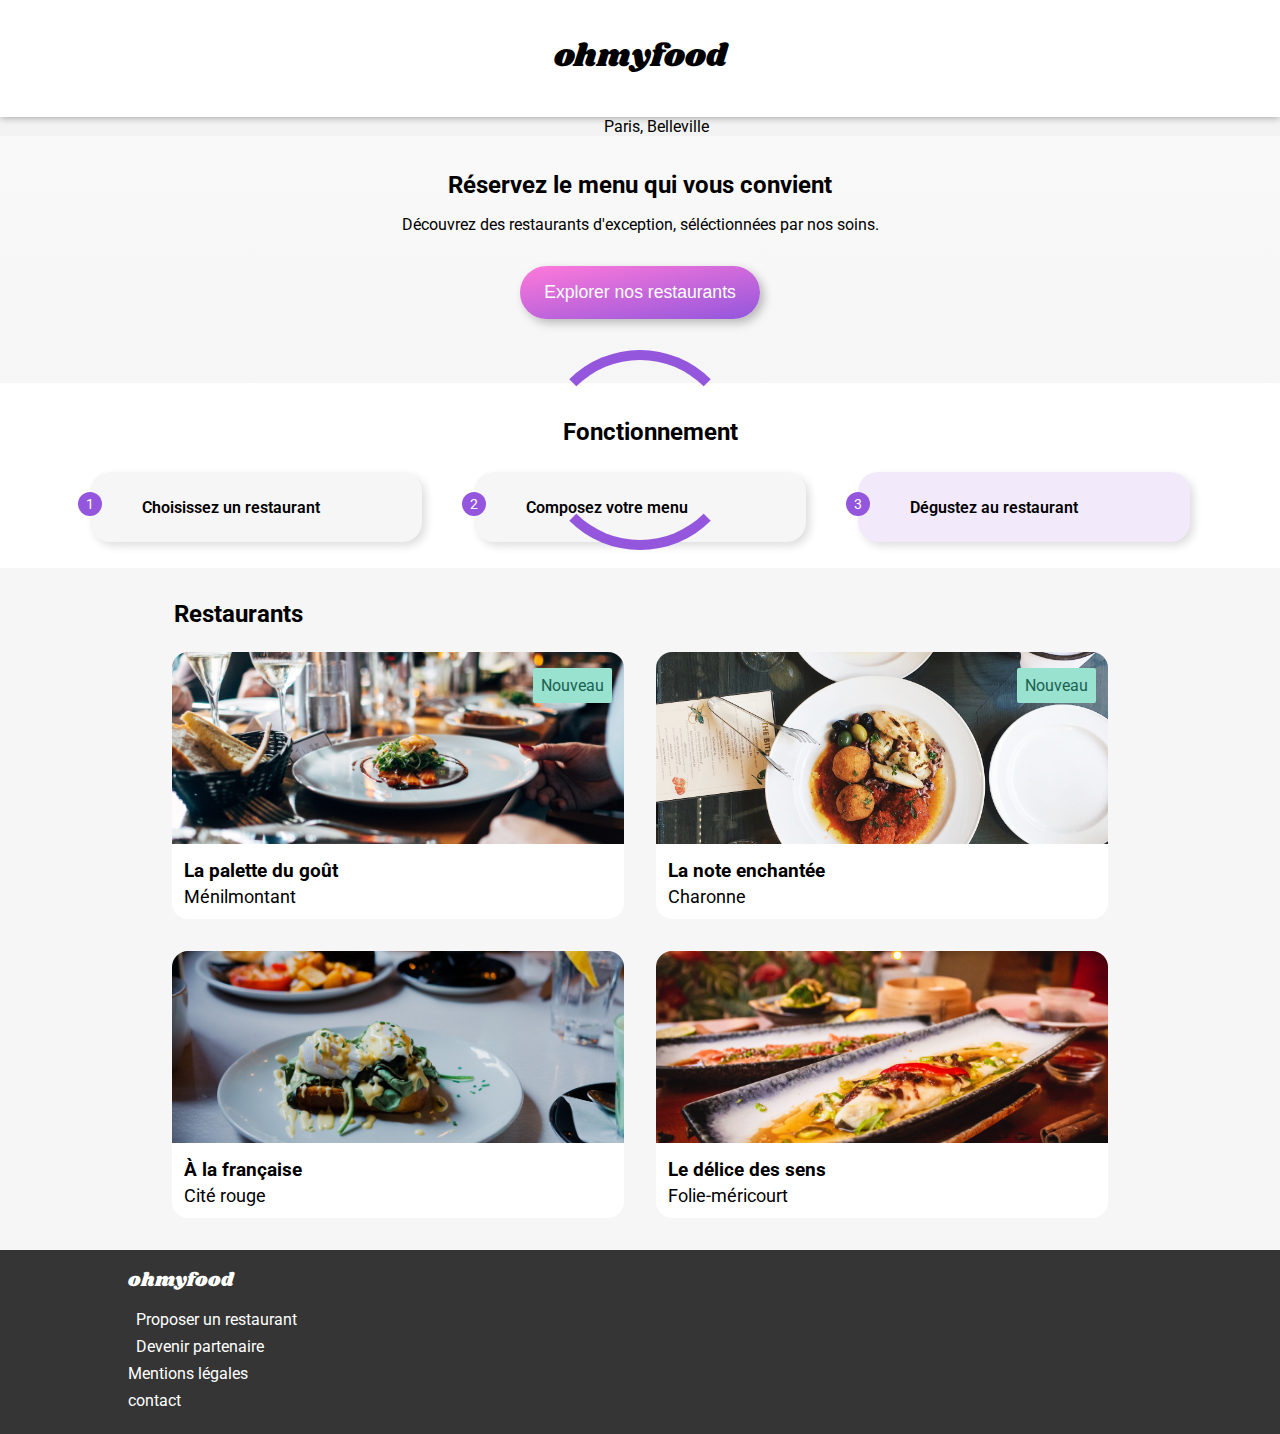
<file: index.html>
<!DOCTYPE html>
<html lang="en">
<head>
<meta charset="utf-8">
<title>Ohmyfood</title>
<link rel="preconnect" href="https://fonts.googleapis.com">
<link rel="preconnect" href="https://fonts.gstatic.com" crossorigin>
<link href="https://fonts.googleapis.com/css2?family=Roboto:wght@300;400;500;700;900&display=swap" rel="stylesheet">
<link href="https://fonts.googleapis.com/css2?family=Shrikhand&display=swap" rel="stylesheet">
<link rel="stylesheet" href="https://cdnjs.cloudflare.com/ajax/libs/font-awesome/6.1.1/css/all.min.css" integrity="sha512-KfkfwYDsLkIlwQp6LFnl8zNdLGxu9YAA1QvwINks4PhcElQSvqcyVLLD9aMhXd13uQjoXtEKNosOWaZqXgel0g==" crossorigin="anonymous" referrerpolicy="no-referrer" />
<link rel="stylesheet" href="./styles/style.css">
<meta name="viewport" content="width=device-width, initial-scale=1">
</head>

<body>
<!--Spinner loading-->
  <div class="spinner">
  <div></div>
  <div></div>
  </div>
<!--Header-->
  <header>
    <div class="header">
      <h1>ohmyfood</h1>
    </div>
  </header>
<!--Main-->
  <main>
    <div class="location">
      <div class="location_dot">
        <i class="fa-solid fa-location-dot"></i>
      </div>
      <div class="location_txt">
        <p>Paris, Belleville</p>
      </div>
    </div>
<!--Hero-->
    <div class="hero_container">
      <div class="hero_title">
        <h2>Réservez le menu qui vous convient</h2>
      </div>
      <div class="hero_txt">
        <p>Découvrez des restaurants d'exception, séléctionnées par nos soins.</p>
      </div>
      <div>
        <button class="btn hero_btn">Explorer nos restaurants</button>
      </div>
     </div>
        
<!--Steps-->
<h2 class="steps_title">Fonctionnement</h2>
  <div class="steps">
    <div class="steps_btn steps_btn1">
      <p class="number">1</p>
      <div class="steps_txt">
      <i class="fa-solid fa-mobile-screen steps-icon steps-icon1"></i>
      Choisissez un restaurant</div>
      </div>
    <div class="steps_btn steps_btn2">
      <p class="number">2</p>
      <div class="steps_txt">
        <i class="fa-solid fa-list-ul steps-icon steps-icon2"></i>
        Composez votre menu</div>
    </div>
    <div class="steps_btn steps_btn3">
      <p class="number">3</p>
      <div class="steps_txt">
        <i class="fa-solid fa-store steps-icon steps-icon3"></i>
        Dégustez au restaurant</div>
    </div>
  </div>
<!--restaurants-->
  <section class="restaurants">
    <div class="container">
      <h2 class="restaurants_title">Restaurants</h2>
      <div class="cards">
        <a class="card" href="menu-1.html">
          <img src="./Maquettes_Ohmyfood/images/restaurants/jay-wennington-N_Y88TWmGwA-unsplash.jpg" alt="" class="card_img"> 
          <p class="card_new">Nouveau</p>
          <div class="card_info">
            <h3 class="restaurant_name">La palette du goût</h3>  
              <i class="far fa-heart like"></i>
              <i class="fa-solid fa-heart second-like"></i>
            <p class="restaurant_location">Ménilmontant</p>
         
          </div>
        </a>
        <a class="card" href="menu-2.html">      
          <img src="./Maquettes_Ohmyfood/images/restaurants/stil-u2Lp8tXIcjw-unsplash.jpg" alt="" class="card_img">
          <p class="card_new">Nouveau</p>         
          <div class="card_info">
            <h3 class="restaurant_name">La note enchantée</h3>
            <p class="restaurant_location">Charonne</p>
              <i class="far fa-heart like"></i>
              <i class="fa-solid fa-heart second-like"></i>
          </div>
        </a>
        <a class="card" href="menu-3.html"> 
          <img src="./Maquettes_Ohmyfood/images/restaurants/toa-heftiba-DQKerTsQwi0-unsplash.jpg" alt="" class="card_img">       
          <div class="card_info">
            <h3 class="restaurant_name">À la française</h3>
            <p class="restaurant_location">Cité rouge</p>
              <i class="far fa-heart like"></i>
              <i class="fa-solid fa-heart second-like"></i>
          </div>
        </a>
        <a class="card" href="menu-4.html">        
          <img src="./Maquettes_Ohmyfood/images/restaurants/louis-hansel-shotsoflouis-qNBGVyOCY8Q-unsplash.jpg" alt="" class="card_img">   
            <div class="card_info">
            <h3 class="restaurant_name">Le délice des sens</h3>
            <p class="restaurant_location">Folie-méricourt</p>
              <i class="far fa-heart like"></i>
              <i class="fa-solid fa-heart second-like"></i>
           </div>       
          </a>
        </div>
      </div>
    </section>
  </main>
<!--Footer-->
  <footer class="footer">
    <div class="footer_container">
      <span class="footer_logo">ohmyfood</span>
      <ul class="footer_list">
        <li>
          <a class="footer_link" href="#"><i class="fa-solid fa-utensils footer_icon"></i>Proposer un restaurant</a>
        </li>
        <li>
          <a class="footer_link" href="#"><i class="fa-solid fa-handshake-angle footer_icon"></i>Devenir partenaire</a>
        </li>
        <li>
          <a class="footer_link" href="#">Mentions légales</a>
        </li>
        <li>
          <a class="footer_link" href="mailto:contact@ohmyfood.com">contact</a>
        </li>
      </ul>
    </div>
  </footer>
</body>

</html>
</file>
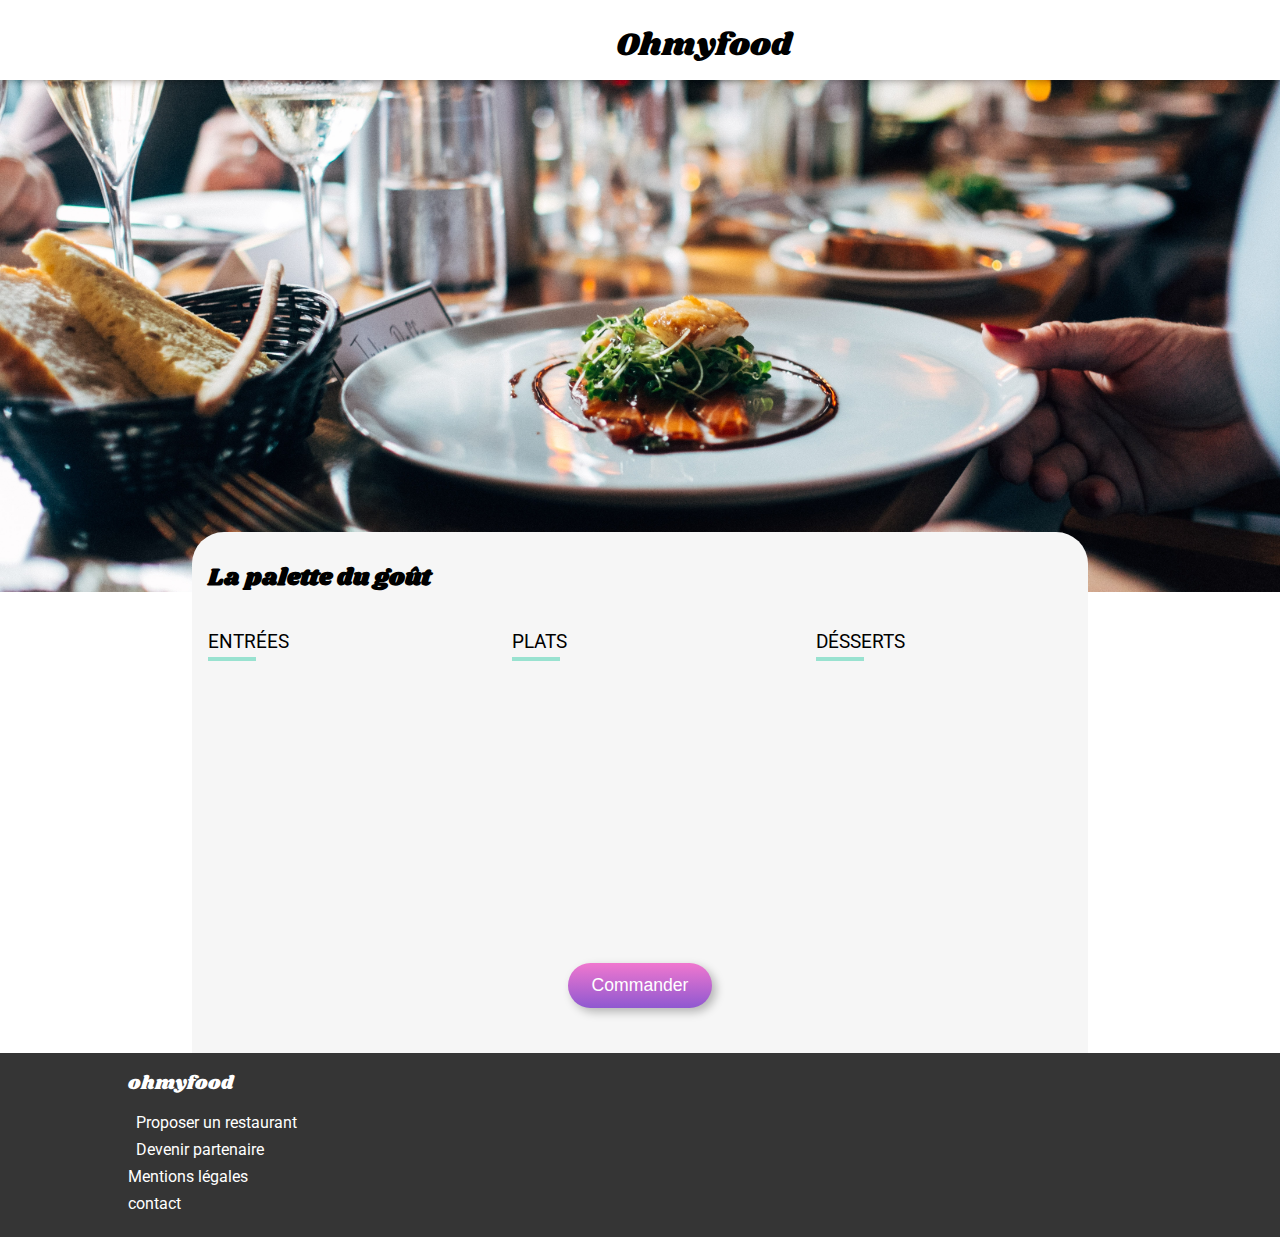
<file: menu-1.html>
<!DOCTYPE html>
<html lang="en">
<head>
<title>Ohmyfood</title>
<link rel="preconnect" href="https://fonts.googleapis.com">
<link rel="preconnect" href="https://fonts.gstatic.com" crossorigin>
<link href="https://fonts.googleapis.com/css2?family=Roboto:wght@300;400;500;700;900&display=swap" rel="stylesheet">
<link href="https://fonts.googleapis.com/css2?family=Shrikhand&display=swap" rel="stylesheet">
<link rel="stylesheet" href="https://cdnjs.cloudflare.com/ajax/libs/font-awesome/6.1.1/css/all.min.css" integrity="sha512-KfkfwYDsLkIlwQp6LFnl8zNdLGxu9YAA1QvwINks4PhcElQSvqcyVLLD9aMhXd13uQjoXtEKNosOWaZqXgel0g==" crossorigin="anonymous" referrerpolicy="no-referrer" />
<link rel="stylesheet" href="./styles/style.css">
<meta name="viewport" content="width=device-width, initial-scale=1">
</head>

<body>
  <header class="menu__header">
      <div class="get-back">
      <a href="index.html" class="get-back">
        <i class="fa-solid fa-arrow-left"></i>
      </a>
      </div>
      <h1>Ohmyfood</h1>
  </header>
    <img src="./Maquettes_Ohmyfood/images/restaurants/jay-wennington-N_Y88TWmGwA-unsplash.jpg" alt="image d'un plat du restaurant" class="bg__image">
  <div id="content" class="menu">
        
    <section class="menu__header">
        <h2>La palette du goût</h2>
        <i class="far fa-heart like menu-like"></i>
        <i class="fa-solid fa-heart second-like menu-like"></i>
    </section>

    <div class="menu__cards">
        <section class="menu__card">
            <h3>Entrées</h3>

            <div class="menu__item delay-0">
                <div class="menu__item--text">
                    <h4>Fricassée d'escargot</h4>
                    <p>Au piment d'espelette</p>
                </div>

                <div class="menu__item--price">
                    25€
                </div>

                <div class="menu__item--validation">
                    <div class="menu__item--icon">
                        <i class="fas fa-check"></i>
                    </div>
                </div>
            </div>
            
            <div class="menu__item delay-1">
                <div class="menu__item--text">
                    <h4>Foie gras de canard mi-cuit</h4>
                    <p>Et ses copeaux de truffe noire</p>
                </div>

                <div class="menu__item--price">
                    35€
                </div>

                <div class="menu__item--validation">
                    <div class="menu__item--icon">
                        <i class="fas fa-check"></i>
                    </div>
                </div>
            </div>

            <div class="menu__item delay-2">
                <div class="menu__item--text">
                    <h4>Oeuf au plat</h4>
                    <p>Assaisonné à la truffe sur lit de caviar</p>
                </div>

                <div class="menu__item--price">
                    20€
                </div>

                <div class="menu__item--validation">
                    <div class="menu__item--icon">
                        <i class="fas fa-check"></i>
                    </div>
                </div>
            </div>

        </section>

        <section class="menu__card">
            <h3>Plats</h3>

            <div class="menu__item delay-3">
                <div class="menu__item--text">
                    <h4>Filet de boeuf aux herbes</h4>
                    <p>Accompagné de sa ribambelle de légumes</p>
                </div>

                <div class="menu__item--price">
                    40€
                </div>

                <div class="menu__item--validation">
                    <div class="menu__item--icon">
                        <i class="fas fa-check"></i>
                    </div>
                </div>
            </div>

            <div class="menu__item delay-4">
                <div class="menu__item--text">
                    <h4>Parmentier de queue de boeuf</h4>
                    <p>À la truffe noire sur sa purée de panais</p>
                </div>

                <div class="menu__item--price">
                    35€
                </div>

                <div class="menu__item--validation">
                    <div class="menu__item--icon">
                        <i class="fas fa-check"></i>
                    </div>
                </div>
            </div>
            <div class="menu__item delay-5">
                <div class="menu__item--text">
                    <h4>Filet de turbot</h4>
                    <p>Aux agrumes</p>
                </div>

                <div class="menu__item--price">
                    44€
                </div>

                <div class="menu__item--validation">
                    <div class="menu__item--icon">
                        <i class="fas fa-check"></i>
                    </div>
                </div>
            </div>
        </section>

        <section class="menu__card">
            <h3>Désserts</h3>

            <div class="menu__item delay-6">
                <div class="menu__item--text">
                    <h4>Paris-Brest</h4>
                    <p>Revisité</p>
                </div>

                <div class="menu__item--price">
                    18€
                </div>

                <div class="menu__item--validation">
                    <div class="menu__item--icon">
                        <i class="fas fa-check"></i>
                    </div>
                </div>
            </div>

            <div class="menu__item delay-7">
                <div class="menu__item--text">
                    <h4>Macaron au chocolat d'exception</h4>
                    <p>Et glace à la vanille de Madagascar</p>
                </div>

                <div class="menu__item--price">
                    22€
                </div>

                <div class="menu__item--validation">
                    <div class="menu__item--icon">
                        <i class="fas fa-check"></i>
                    </div>
                </div>
            </div>

            <div class="menu__item delay-8">
                <div class="menu__item--text">
                    <h4>Mousse au chocolat</h4>
                    <p>Au piment d'Espelette et à la truffe noire</p>
                </div>

                <div class="menu__item--price">
                    23€
                </div>

                <div class="menu__item--validation">
                    <div class="menu__item--icon">
                        <i class="fas fa-check"></i>
                    </div>
                </div>
            </div>
        </section>
    </div>
    <div class="btn_ordered_container">
      <button class="btn btn_ordered ">Commander</button>
    </div>
    
    
</div>

<footer class="footer">
    <div class="footer_container">
      <span class="footer_logo">ohmyfood</span>
      <ul class="footer_list">
        <li>
          <a class="footer_link" href="#"><i class="fa-solid fa-utensils footer_icon"></i>Proposer un restaurant</a>
        </li>
        <li>
          <a class="footer_link" href="#"><i class="fa-solid fa-handshake-angle footer_icon"></i>Devenir partenaire</a>
        </li>
        <li>
          <a class="footer_link" href="#">Mentions légales</a>
        </li>
        <li>
          <a class="footer_link" href="mailto:contact@ohmyfood.com">contact</a>
        </li>
      </ul>
    </div>
  </footer>
</body>

</html>
</file>
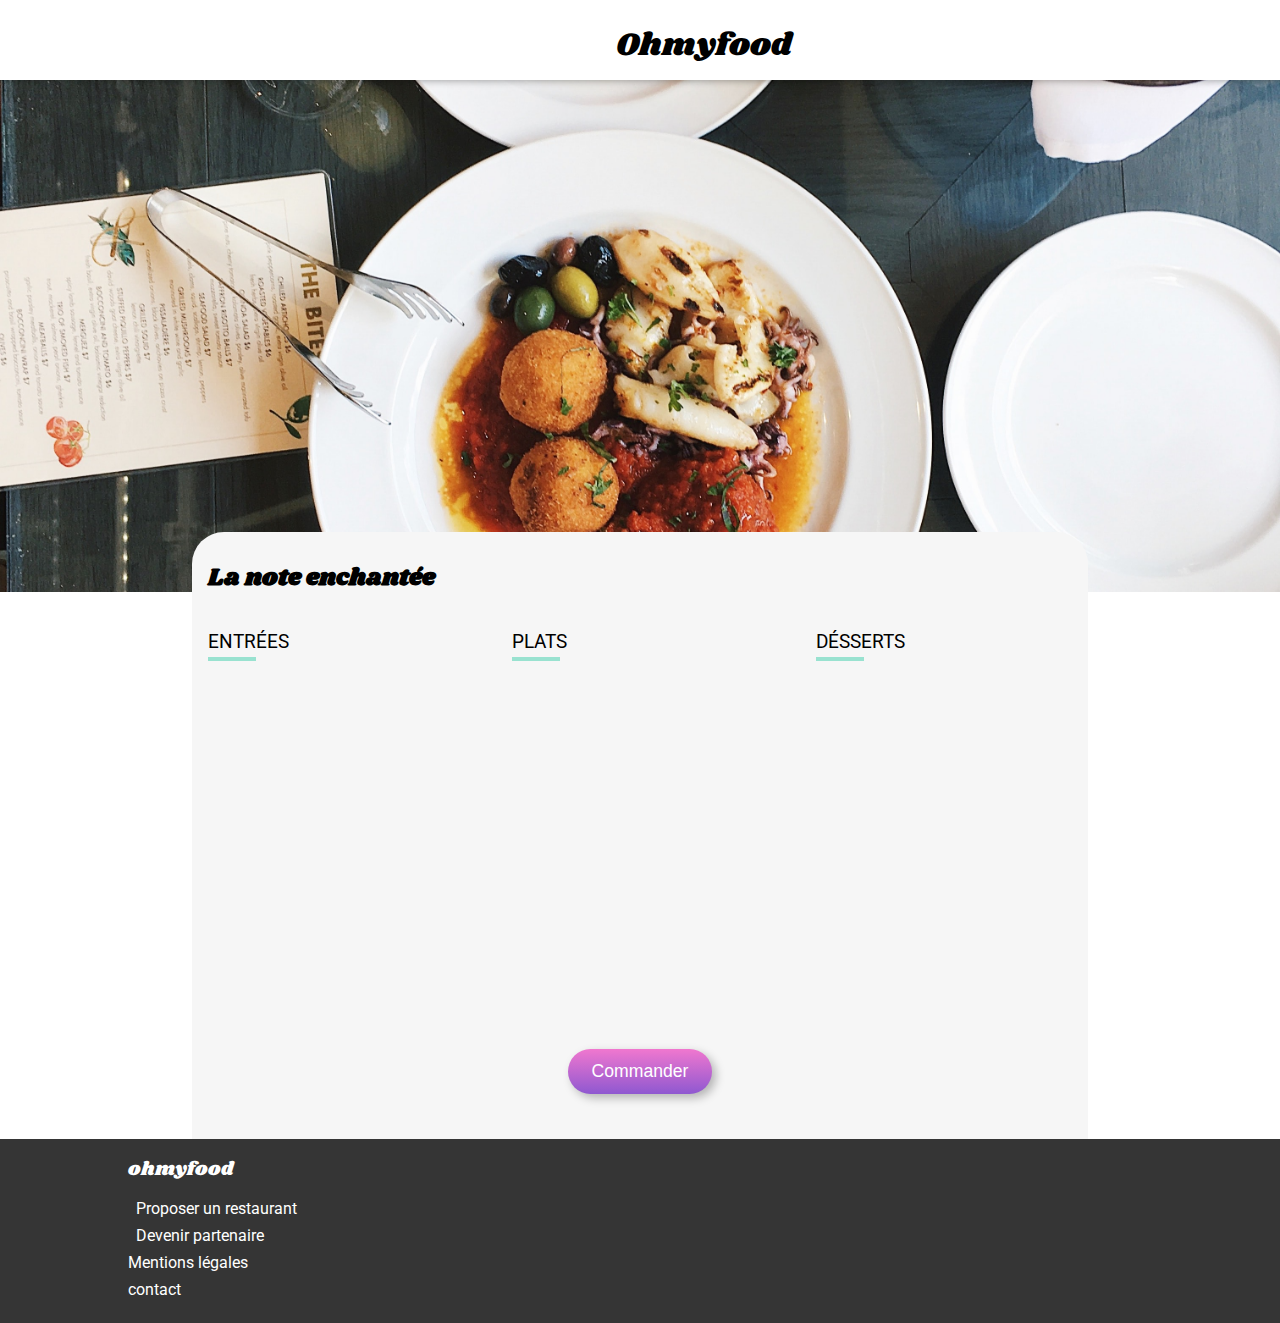
<file: menu-2.html>
<!DOCTYPE html>
<html lang="en">
<head>
<title>Ohmyfood</title>
<link rel="preconnect" href="https://fonts.googleapis.com">
<link rel="preconnect" href="https://fonts.gstatic.com" crossorigin>
<link href="https://fonts.googleapis.com/css2?family=Roboto:wght@300;400;500;700;900&display=swap" rel="stylesheet">
<link href="https://fonts.googleapis.com/css2?family=Shrikhand&display=swap" rel="stylesheet">
<link rel="stylesheet" href="https://cdnjs.cloudflare.com/ajax/libs/font-awesome/6.1.1/css/all.min.css" integrity="sha512-KfkfwYDsLkIlwQp6LFnl8zNdLGxu9YAA1QvwINks4PhcElQSvqcyVLLD9aMhXd13uQjoXtEKNosOWaZqXgel0g==" crossorigin="anonymous" referrerpolicy="no-referrer" />
<link rel="stylesheet" href="./styles/style.css">
<meta name="viewport" content="width=device-width, initial-scale=1">
</head>

<body>
  <header class="menu__header">
      <div class="get-back">
      <a href="index.html" class="get-back">
        <i class="fa-solid fa-arrow-left"></i>
      </a>
      </div>
      <h1>Ohmyfood</h1>
  </header>
    <img src="./Maquettes_Ohmyfood/images/restaurants/stil-u2Lp8tXIcjw-unsplash.jpg" alt="image d'un plat du restaurant" class="bg__image">
  <div id="content" class="menu">
        
    <section class="menu__header">
        <h2>La note enchantée</h2>
        <i class="far fa-heart like menu-like"></i>
        <i class="fa-solid fa-heart second-like menu-like"></i>
    </section>

    <div class="menu__cards">
        <section class="menu__card">
            <h3>Entrées</h3>

            <div class="menu__item delay-0">
                <div class="menu__item--text">
                    <h4>Ravioles de foie gras</h4>
                    <p>Accompagnées de leur crème à la truffe</p>
                </div>
                <div class="menu__item--price">
                    25€
                </div>
                <div class="menu__item--validation">
                    <div class="menu__item--icon">
                        <i class="fas fa-check"></i>
                    </div>
                </div>
            </div>           
            <div class="menu__item delay-1">
                <div class="menu__item--text">
                    <h4>Caviar osciètre</h4>
                    <p>Sur blini à la farine de blé noir</p>
                </div>
                <div class="menu__item--price">
                    35€
                </div>
                <div class="menu__item--validation">
                    <div class="menu__item--icon">
                        <i class="fas fa-check"></i>
                    </div>
                </div>
            </div>
            <div class="menu__item delay-2">
                <div class="menu__item--text">
                    <h4>Homard et espuma de potiron</h4>
                    <p>Mariné aux zests d'orange</p>
                </div>
                <div class="menu__item--price">
                    20€
                </div>
                <div class="menu__item--validation">
                    <div class="menu__item--icon">
                        <i class="fas fa-check"></i>
                    </div>
                </div>
            </div>
            <div class="menu__item delay-3">
              <div class="menu__item--text">
                  <h4>Foie gras de canard cuit entier</h4>
                  <p>Confiture de figue et pain toasté</p>
              </div>
              <div class="menu__item--price">
                  35€
              </div>
              <div class="menu__item--validation">
                  <div class="menu__item--icon">
                      <i class="fas fa-check"></i>
                  </div>
              </div>
          </div>
        </section>

        <section class="menu__card">
            <h3>Plats</h3>
            <div class="menu__item delay-4">
                <div class="menu__item--text">
                    <h4>Noix de coquilles Saint-Jacques</h4>
                    <p>Sur lit de purée de céleri-rave</p>
                </div>
                <div class="menu__item--price">
                    40€
                </div>
                <div class="menu__item--validation">
                    <div class="menu__item--icon">
                        <i class="fas fa-check"></i>
                    </div>
                </div>
            </div>

            <div class="menu__item delay-5">
                <div class="menu__item--text">
                    <h4>Langoustine poêlée</h4>
                    <p>Purée de patate douce</p>
                </div>
                <div class="menu__item--price">
                    35€
                </div>
                <div class="menu__item--validation">
                    <div class="menu__item--icon">
                        <i class="fas fa-check"></i>
                    </div>
                </div>
            </div>
            <div class="menu__item delay-6">
                <div class="menu__item--text">
                    <h4>Mijoté de queue de boeuf</h4>
                    <p>Et riz sauvage aux zests de citron</p>
                </div>
                <div class="menu__item--price">
                    44€
                </div>
                <div class="menu__item--validation">
                    <div class="menu__item--icon">
                        <i class="fas fa-check"></i>
                    </div>
                </div>
            </div>
        </section>

        <section class="menu__card">
            <h3>Désserts</h3>
            <div class="menu__item delay-7">
                <div class="menu__item--text">
                    <h4>Macaron noisette et chocolat</h4>
                    <p>Glace au caramel brun et sel de Guérande</p>
                </div>
                <div class="menu__item--price">
                    18€
                </div>
                <div class="menu__item--validation">
                    <div class="menu__item--icon">
                        <i class="fas fa-check"></i>
                    </div>
                </div>
            </div>

            <div class="menu__item delay-8">
                <div class="menu__item--text">
                    <h4>Baba au rhum Revisité</h4>
                    <p>Avec son coulis de citron</p>
                </div>
                <div class="menu__item--price">
                    22€
                </div>
                <div class="menu__item--validation">
                    <div class="menu__item--icon">
                        <i class="fas fa-check"></i>
                    </div>
                </div>
            </div>
            <div class="menu__item delay-9">
                <div class="menu__item--text">
                    <h4>Tarte au citron meringuée</h4>
                    <p>Destructurée</p>
                </div>
                <div class="menu__item--price">
                    23€
                </div>
                <div class="menu__item--validation">
                    <div class="menu__item--icon">
                        <i class="fas fa-check"></i>
                    </div>
                </div>
            </div>
        </section>
    </div>
    <div class="btn_ordered_container">
        <button class="btn btn_ordered ">Commander</button>
    </div>
    
</div>

<footer class="footer">
    <div class="footer_container">
      <span class="footer_logo">ohmyfood</span>
      <ul class="footer_list">
        <li>
          <a class="footer_link" href="#"><i class="fa-solid fa-utensils footer_icon"></i>Proposer un restaurant</a>
        </li>
        <li>
          <a class="footer_link" href="#"><i class="fa-solid fa-handshake-angle footer_icon"></i>Devenir partenaire</a>
        </li>
        <li>
          <a class="footer_link" href="#">Mentions légales</a>
        </li>
        <li>
          <a class="footer_link" href="mailto:contact@ohmyfood.com">contact</a>
        </li>
      </ul>
    </div>
  </footer>
</body>

</html>
</file>
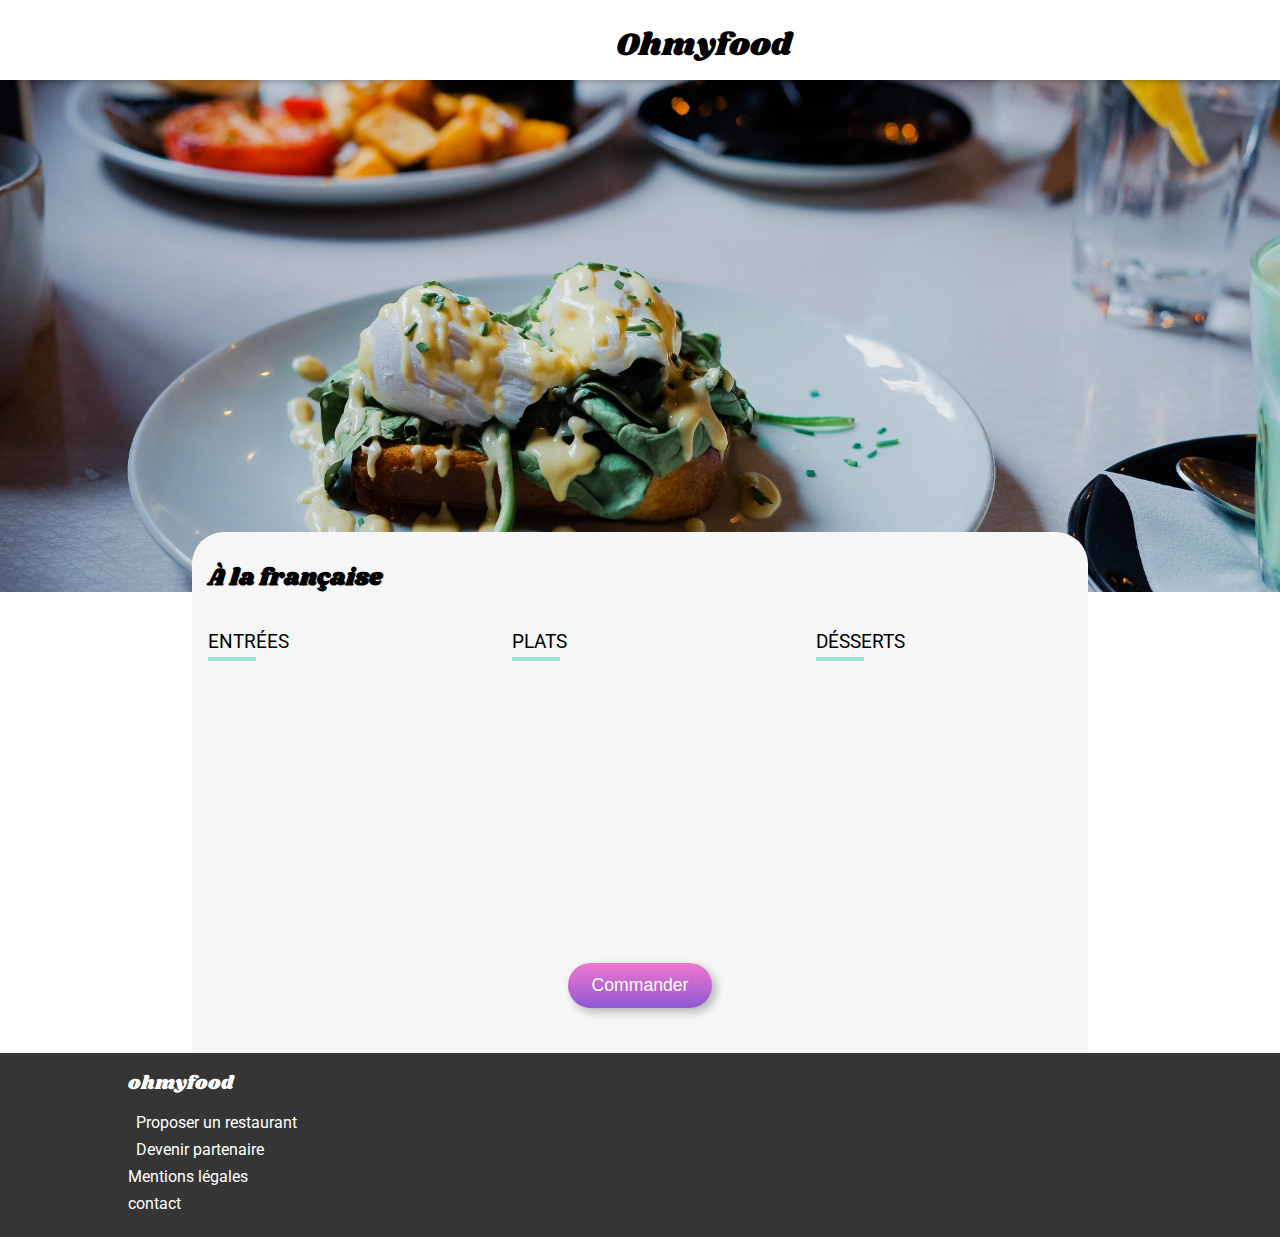
<file: menu-3.html>
<!DOCTYPE html>
<html lang="en">
<head>
<title>Ohmyfood</title>
<link rel="preconnect" href="https://fonts.googleapis.com">
<link rel="preconnect" href="https://fonts.gstatic.com" crossorigin>
<link href="https://fonts.googleapis.com/css2?family=Roboto:wght@300;400;500;700;900&display=swap" rel="stylesheet">
<link href="https://fonts.googleapis.com/css2?family=Shrikhand&display=swap" rel="stylesheet">
<link rel="stylesheet" href="https://cdnjs.cloudflare.com/ajax/libs/font-awesome/6.1.1/css/all.min.css" integrity="sha512-KfkfwYDsLkIlwQp6LFnl8zNdLGxu9YAA1QvwINks4PhcElQSvqcyVLLD9aMhXd13uQjoXtEKNosOWaZqXgel0g==" crossorigin="anonymous" referrerpolicy="no-referrer" />
<link rel="stylesheet" href="./styles/style.css">
<meta name="viewport" content="width=device-width, initial-scale=1">
</head>

<body>
  <header class="menu__header">
      <div class="get-back">
      <a href="index.html" class="get-back">
        <i class="fa-solid fa-arrow-left"></i>
      </a>
      </div>
      <h1>Ohmyfood</h1>
  </header>
    <img src="./Maquettes_Ohmyfood/images/restaurants/toa-heftiba-DQKerTsQwi0-unsplash.jpg" alt="image d'un plat du restaurant" class="bg__image">
  <div id="content" class="menu">
        
    <section class="menu__header">
        <h2>À la française</h2>
        <i class="far fa-heart like menu-like"></i>
        <i class="fa-solid fa-heart second-like menu-like"></i>
    </section>

    <div class="menu__cards">
      <section class="menu__card">
          <h3>Entrées</h3>

          <div class="menu__item delay-0">
              <div class="menu__item--text">
                  <h4>Tartare de poulpe acidulé</h4>
                  <p>Aux zests d'orange</p>
              </div>
              <div class="menu__item--price">
                  25€
              </div>
              <div class="menu__item--validation">
                  <div class="menu__item--icon">
                      <i class="fas fa-check"></i>
                  </div>
              </div>
          </div>           
          <div class="menu__item delay-1">
              <div class="menu__item--text">
                  <h4>Velouté de légumes d'antan</h4>
                  <p>Carotte, panais, topinambour</p>
              </div>
              <div class="menu__item--price">
                  35€
              </div>
              <div class="menu__item--validation">
                  <div class="menu__item--icon">
                      <i class="fas fa-check"></i>
                  </div>
              </div>
          </div>
          <div class="menu__item delay-2">
              <div class="menu__item--text">
                  <h4>Soupe à l'oignon</h4>
                  <p>Revisitée</p>
              </div>
              <div class="menu__item--price">
                  20€
              </div>
              <div class="menu__item--validation">
                  <div class="menu__item--icon">
                      <i class="fas fa-check"></i>
                  </div>
              </div>
          </div>
      </section>

      <section class="menu__card">
          <h3>Plats</h3>
          <div class="menu__item delay-3">
              <div class="menu__item--text">
                  <h4>Coquilles Saint-Jacques</h4>
                  <p>Accompagnées d'une purée de panais</p>
              </div>
              <div class="menu__item--price">
                  40€
              </div>
              <div class="menu__item--validation">
                  <div class="menu__item--icon">
                      <i class="fas fa-check"></i>
                  </div>
              </div>
          </div>

          <div class="menu__item delay-4">
              <div class="menu__item--text">
                  <h4>Magret de canard</h4>
                  <p>Et parmentier de pommes de terres</p>
              </div>
              <div class="menu__item--price">
                  35€
              </div>
              <div class="menu__item--validation">
                  <div class="menu__item--icon">
                      <i class="fas fa-check"></i>
                  </div>
              </div>
          </div>
          <div class="menu__item delay-5">
              <div class="menu__item--text">
                  <h4>Pigeonneau d'Ille-et-Vilaine</h4>
                  <p>Sur son lit de gnocchis aux légumes</p>
              </div>
              <div class="menu__item--price">
                  44€
              </div>
              <div class="menu__item--validation">
                  <div class="menu__item--icon">
                      <i class="fas fa-check"></i>
                  </div>
              </div>
          </div>
      </section>

      <section class="menu__card">
          <h3>Désserts</h3>
          <div class="menu__item delay-6">
              <div class="menu__item--text">
                  <h4>Pétales de violettes glacés</h4>
                  <p>Et purée de noisettes</p>
              </div>
              <div class="menu__item--price">
                  18€
              </div>
              <div class="menu__item--validation">
                  <div class="menu__item--icon">
                      <i class="fas fa-check"></i>
                  </div>
              </div>
          </div>

          <div class="menu__item delay-7">
              <div class="menu__item--text">
                  <h4>Fondant au chocolat</h4>
                  <p>Revisité</p>
              </div>
              <div class="menu__item--price">
                  22€
              </div>
              <div class="menu__item--validation">
                  <div class="menu__item--icon">
                      <i class="fas fa-check"></i>
                  </div>
              </div>
          </div>
          <div class="menu__item delay-8">
              <div class="menu__item--text">
                  <h4>Millefeuille croustillant</h4>
                  <p>Myrtilles et pâte d'amande</p>
              </div>
              <div class="menu__item--price">
                  23€
              </div>
              <div class="menu__item--validation">
                  <div class="menu__item--icon">
                      <i class="fas fa-check"></i>
                  </div>
              </div>
          </div>
      </section>
  </div>
    <div class="btn_ordered_container">
        <button class="btn btn_ordered ">Commander</button>
    </div>
    
</div>

<footer class="footer">
    <div class="footer_container">
      <span class="footer_logo">ohmyfood</span>
      <ul class="footer_list">
        <li>
          <a class="footer_link" href="#"><i class="fa-solid fa-utensils footer_icon"></i>Proposer un restaurant</a>
        </li>
        <li>
          <a class="footer_link" href="#"><i class="fa-solid fa-handshake-angle footer_icon"></i>Devenir partenaire</a>
        </li>
        <li>
          <a class="footer_link" href="#">Mentions légales</a>
        </li>
        <li>
          <a class="footer_link" href="mailto:contact@ohmyfood.com">contact</a>
        </li>
      </ul>
    </div>
  </footer>
</body>

</html>
</file>
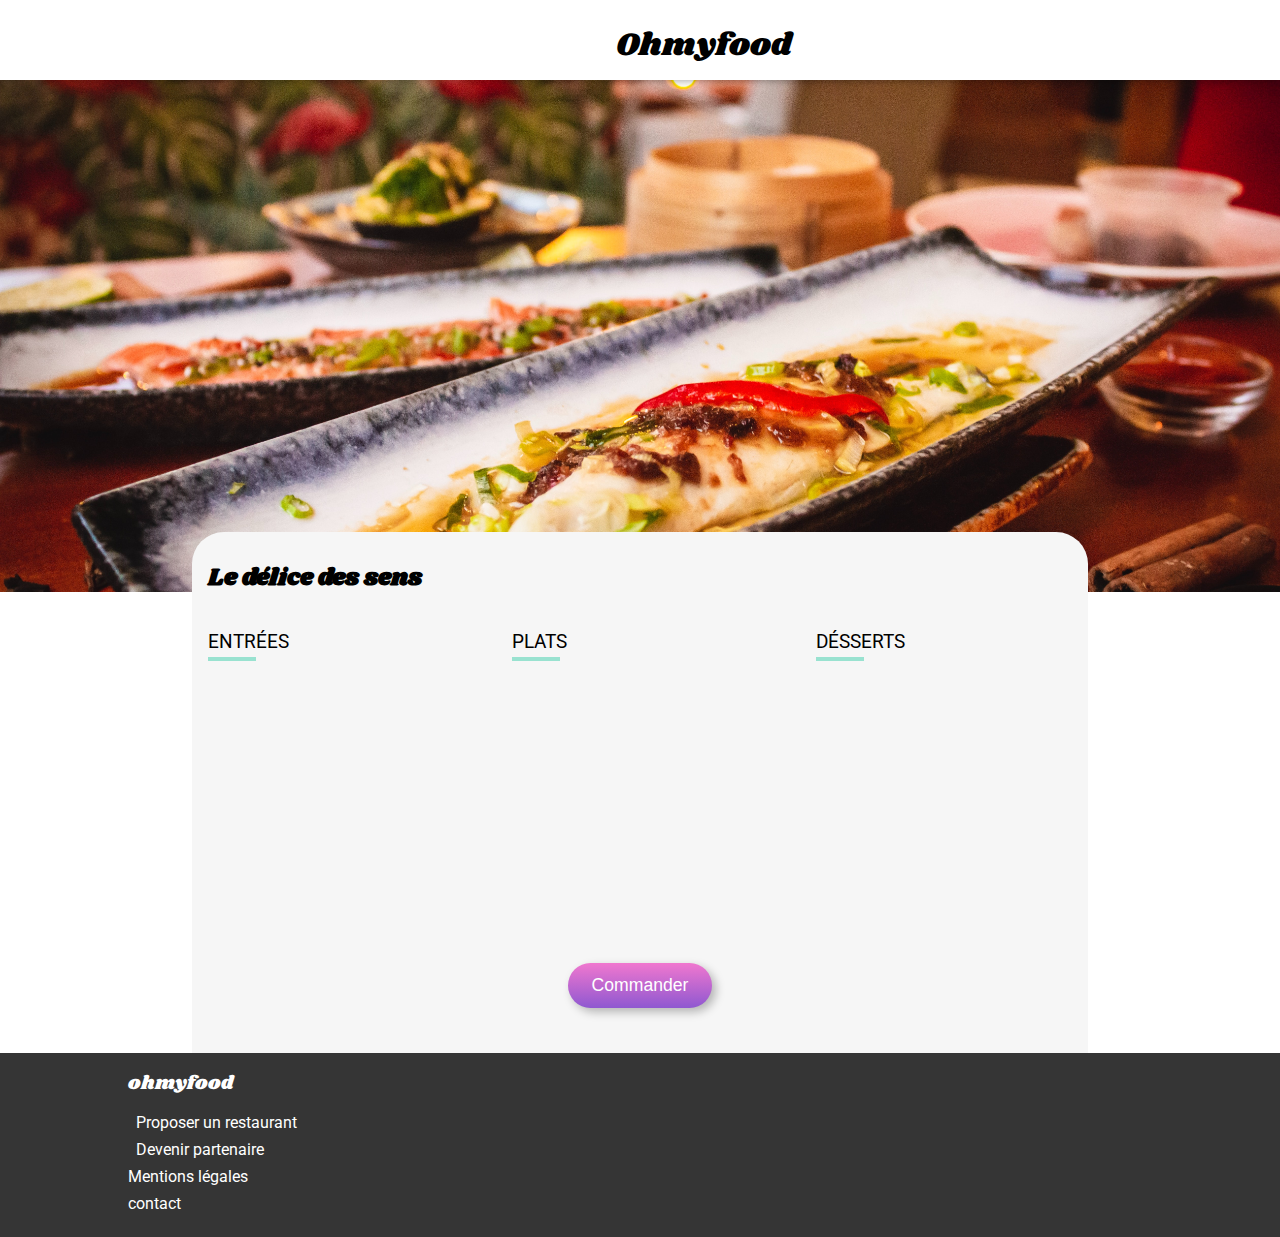
<file: menu-4.html>
<!DOCTYPE html>
<html lang="en">
<head>
<title>Ohmyfood</title>
<link rel="preconnect" href="https://fonts.googleapis.com">
<link rel="preconnect" href="https://fonts.gstatic.com" crossorigin>
<link href="https://fonts.googleapis.com/css2?family=Roboto:wght@300;400;500;700;900&display=swap" rel="stylesheet">
<link href="https://fonts.googleapis.com/css2?family=Shrikhand&display=swap" rel="stylesheet">
<link rel="stylesheet" href="https://cdnjs.cloudflare.com/ajax/libs/font-awesome/6.1.1/css/all.min.css" integrity="sha512-KfkfwYDsLkIlwQp6LFnl8zNdLGxu9YAA1QvwINks4PhcElQSvqcyVLLD9aMhXd13uQjoXtEKNosOWaZqXgel0g==" crossorigin="anonymous" referrerpolicy="no-referrer" />
<link rel="stylesheet" href="./styles/style.css">
<meta name="viewport" content="width=device-width, initial-scale=1">
</head>

<body>
  <header class="menu__header">
      <div class="get-back">
      <a href="index.html" class="get-back">
        <i class="fa-solid fa-arrow-left"></i>
      </a>
      </div>
      <h1>Ohmyfood</h1>
  </header>
    <img src="./Maquettes_Ohmyfood/images/restaurants/louis-hansel-shotsoflouis-qNBGVyOCY8Q-unsplash.jpg" alt="image d'un plat du restaurant" class="bg__image">
  <div id="content" class="menu">
        
    <section class="menu__header">
        <h2>Le délice des sens</h2>
        <i class="far fa-heart like menu-like"></i>
        <i class="fa-solid fa-heart second-like menu-like"></i>
    </section>

    <div class="menu__cards">
      <section class="menu__card">
          <h3>Entrées</h3>

          <div class="menu__item delay-0">
              <div class="menu__item--text">
                  <h4>Tartare de thon</h4>
                  <p>Assaisonné au yuzu</p>
              </div>
              <div class="menu__item--price">
                  25€
              </div>
              <div class="menu__item--validation">
                  <div class="menu__item--icon">
                      <i class="fas fa-check"></i>
                  </div>
              </div>
          </div>           
          <div class="menu__item delay-1">
              <div class="menu__item--text">
                  <h4>Bouchée de homard croustillant</h4>
                  <p>Et sa farandole de petits légumes</p>
              </div>
              <div class="menu__item--price">
                  35€
              </div>
              <div class="menu__item--validation">
                  <div class="menu__item--icon">
                      <i class="fas fa-check"></i>
                  </div>
              </div>
          </div>
          <div class="menu__item delay-2">
              <div class="menu__item--text">
                  <h4>Velouté de cèpes</h4>
                  <p>Aux truffes</p>
              </div>
              <div class="menu__item--price">
                  20€
              </div>
              <div class="menu__item--validation">
                  <div class="menu__item--icon">
                      <i class="fas fa-check"></i>
                  </div>
              </div>
          </div>
      </section>

      <section class="menu__card">
          <h3>Plats</h3>
          <div class="menu__item delay-3">
              <div class="menu__item--text">
                  <h4>Poulet rôti aux herbes de proventes</h4>
                  <p>Et sa crème de truffe</p>
              </div>
              <div class="menu__item--price">
                  40€
              </div>
              <div class="menu__item--validation">
                  <div class="menu__item--icon">
                      <i class="fas fa-check"></i>
                  </div>
              </div>
          </div>

          <div class="menu__item delay-4">
              <div class="menu__item--text">
                  <h4>Langouste rôtie</h4>
                  <p>Et ses légumes de saison</p>
              </div>
              <div class="menu__item--price">
                  35€
              </div>
              <div class="menu__item--validation">
                  <div class="menu__item--icon">
                      <i class="fas fa-check"></i>
                  </div>
              </div>
          </div>
          <div class="menu__item delay-5">
              <div class="menu__item--text">
                  <h4>Côte de boeuf angus</h4>
                  <p>Et sa purée de panais</p>
              </div>
              <div class="menu__item--price">
                  44€
              </div>
              <div class="menu__item--validation">
                  <div class="menu__item--icon">
                      <i class="fas fa-check"></i>
                  </div>
              </div>
          </div>
      </section>

      <section class="menu__card">
          <h3>Désserts</h3>
          <div class="menu__item delay-6">
              <div class="menu__item--text">
                  <h4>Farandole de desserts</h4>
                  <p>Revisité</p>
              </div>
              <div class="menu__item--price">
                  18€
              </div>
              <div class="menu__item--validation">
                  <div class="menu__item--icon">
                      <i class="fas fa-check"></i>
                  </div>
              </div>
          </div>

          <div class="menu__item delay-7">
              <div class="menu__item--text">
                  <h4>Crème brulée</h4>
                  <p>Revisitée</p>
              </div>
              <div class="menu__item--price">
                  22€
              </div>
              <div class="menu__item--validation">
                  <div class="menu__item--icon">
                      <i class="fas fa-check"></i>
                  </div>
              </div>
          </div>
          <div class="menu__item delay-8">
              <div class="menu__item--text">
                  <h4>Tiramisu</h4>
                  <p>À la noisette</p>
              </div>
              <div class="menu__item--price">
                  23€
              </div>
              <div class="menu__item--validation">
                  <div class="menu__item--icon">
                      <i class="fas fa-check"></i>
                  </div>
              </div>
          </div>
      </section>
  </div>
    <div class="btn_ordered_container">
        <button class="btn btn_ordered ">Commander</button>
    </div>
    
</div>

<footer class="footer">
    <div class="footer_container">
      <span class="footer_logo">ohmyfood</span>
      <ul class="footer_list">
        <li>
          <a class="footer_link" href="#"><i class="fa-solid fa-utensils footer_icon"></i>Proposer un restaurant</a>
        </li>
        <li>
          <a class="footer_link" href="#"><i class="fa-solid fa-handshake-angle footer_icon"></i>Devenir partenaire</a>
        </li>
        <li>
          <a class="footer_link" href="#">Mentions légales</a>
        </li>
        <li>
          <a class="footer_link" href="mailto:contact@ohmyfood.com">contact</a>
        </li>
      </ul>
    </div>
  </footer>
</body>

</html>
</file>
<file: styles/style.css>
html {
  box-sizing: border-box;
  font-size: 16px;
}

*, *:before, *:after {
  box-sizing: inherit;
}

body, h1, h2, h3, h4, h5, h6, p, ol, ul {
  margin: 0;
  padding: 0;
  font-weight: normal;
}

ol, ul {
  list-style: none;
}

img {
  max-width: 100%;
  height: auto;
}

a {
  text-decoration: none;
}

/**reset**/

body {
  font-family: "Roboto", sans-serif;
  margin: 0;
  background: white;
}

.header {
  display: flex;
  justify-content: center;
  margin-bottom: 5px;
  height: 80px;
}

.header h1 {
  font-family: "Shrikhand", cursive;
  display: flex;  
  text-align: center;
  align-items: center;
}

.fa-arrow-left {
  padding-right: 50px;
}

h2 {
  font-weight: bold;
}

.location {
  display: flex;
  justify-content: center;
  align-content: center;
  background-color: #f3f3f3;
}

.location_txt {
  display: flex;
  justify-content: center;
  align-content: center;
  align-items: center;
}

.location p {
  font-weight: 400;
}

.location_dot {
  line-height: 40px;
  padding: 4px 16px;
  font-size: 18px;
}

main {
  display: flex;
  justify-content: center;
  align-content: center;
  flex-direction: column;
}

.hero_container {
  display: flex;
  justify-content: center;
  align-content: center;
  flex-direction: column;
  text-align: center;
  background: linear-gradient(rgb(250, 249, 249), rgb(247, 246, 246));
  padding-bottom: 64px;
}

.hero_title {
  margin: 0;
}

.hero_title h2 {
  margin-bottom: 0;
  margin-top: 2.2rem;
  padding-inline-start: 15%;
  padding-inline-end: 15%;
}

.hero_txt {
  margin: 0;
  display: block;
  margin-block-start: 1em;
  margin-block-end: 1em;
  margin-inline-start: 0px;
  margin-inline-end: 0px;
}

.hero_txt p {
  margin: 0;
  font-weight: 400;
  margin-bottom: 16px;
  padding-inline-start: 10%;
  padding-inline-end: 10%;
}

.btn {
  border: 0;
  padding: 1rem 1.5rem;
  font-weight: 500;
  font-size: 1.1rem;
  border-radius: 100px;
  color: #fff;
  background: linear-gradient(170deg, #ff79da 0%, #9356dc 100%);
  box-shadow: 0.25rem 0.25rem 10px rgb(0 0 0 / 25%);
}

.btn:hover {
  cursor: pointer;
  opacity: 0.8;
  box-shadow: 0.25rem 0.25rem 10px #000000c9;
}

/**Steps-section**/

.steps_title {
  margin-top: 64px;
  margin-left: 20px;
  margin-bottom: 32px;
}

.steps_btn {
  margin: 26px;
  box-shadow: 0.25rem 0.25rem 0.5rem rgb(0 0 0 / 13%);
  border-radius: 1.25rem;
  background-color: #f6f6f6;
  display: flex;
}

.steps_btn:hover {
  opacity: 0.8;
  cursor: pointer;
  transition: .3s;
  transition: .3s;
  box-shadow: 0px 0px 6px 0px rgba(0, 0, 0, 0.6);
  background-color: #f2eafb;
}

.steps_txt {
  display: flex;
  font-weight: 600;
  width: 300px;
  height: 70px;
  align-items: center;
}


.number {
  font-weight: 400;
  font-size: 0.87rem;
  background-color: #9356dc;
  height: 24px;
  width: 24px;
  border-radius: 50%;
  line-height: 24px;
  vertical-align: middle;
  text-align: center;
  color: white;
  margin-left: -12px;
  margin-right: 20px;
  margin-top: 20px;
}

.steps-icon {
  color: grey;
  margin-right: 20px;
}

.steps-icon3 {
  color: #9356dc;
}

.steps_btn3 {
  background-color: #f2eafb;
}

/**Restaurants Cards section**/

.restaurants {
  background-color: #f6f6f6;
  padding: 2rem 1rem;
}

.restaurants_title {
  margin-bottom: 24px;
  margin-left: 2px;
}

.cards {
  display: grid;
  grid-template-columns: repeat(1,1fr);
  column-gap: 2rem;
  row-gap: 2rem;
}

.card {
  background-color: #fff;
  border-radius: 1rem;
  position: relative;
  text-decoration: none;
  color: inherit;
  display: block;
}

.card_img {
  height: 12rem;
  width: 100%;
  border: 0 solid transparent;
  border-radius: 1rem 1rem 0 0;
  box-shadow: none;
  object-fit: cover;
}
  
.card_info {
  display: flex;
  justify-content:center;
  flex-direction: column;
  align-items: flex-start;
}

.card_info h3 {
  font-weight: 700;
}

.card_info p {
  font-size: 18px;
}

.card_new {
  background-color: #99e2d0;
  color: #1b6150;
  padding: 0.5rem;
  border-radius: 0.125rem;
  position: absolute;
  top: 1rem;
  right: 0.75rem;
}

.restaurant_name {
  padding-left: 12px;
  margin-top: 12px;
}

.restaurant_location {
  padding-left: 12px;
  padding-top: 4px;
  margin-bottom: 12px;
}

.card_new {
  display: flex;
  align-items: center;
  justify-content: center;
}

/**Footer**/

.footer {
  padding: 1rem;
  background-color: #353535 ;
}

.footer_container {
  display: flex;
  flex-direction: column;
}

.footer_container li {
  margin-bottom: 0.5rem;
}

.footer_logo {
  color: #fff;
  font-family: Shrikhand,"cursive";
  font-size: 1.2rem;
  margin: 0 0 1rem;
}

.footer_list {
  list-style: none;
  padding: 0;
  margin: 0;
}

.footer_link {
  text-decoration: none;
  color: #fff;
}

.footer_icon {
  width: 1.2rem;
  margin-right: 0.5rem;
}

/** Menu **/

.container {
  margin: auto;
  position: relative;
}

header {
  padding: 1rem;
  box-shadow: 0 0 0.5rem #00000066;
  position: relative;
  z-index: 1000;
}

header .logo {
  text-align: center;
  font-family: 'Shrikhand', "cursive";
}

header a .arrow__back {
  display: flex;
  justify-content: center;
  align-items: center;
  left: 2rem;
  width: 2rem;
  height: 2rem;
  color: #000;
  font-size: 1.3rem;
  position: absolute;
  top: 50%;
  transform: translateY(-50%);
}

.bg__image {
  max-width: 100%;
  max-height: 32rem;
  width: 100%;
  object-fit: cover;
}

@media screen and (min-width: 768px) {

  .menu__header h1 {
    padding-left: 250px;
  }

  .steps {
    display: flex;
    justify-content: center;
    flex-wrap: wrap;
    flex-basis: auto;
  }

  .steps_title {
    display: flex;
    justify-content: center;
    margin-bottom: 0;
    margin-top: 15px;
  }

  .steps_btn {
    width: auto;
  }
 
  .restaurants .container {
    width: 75%;
  }
  .restaurants .container .cards {
    display: grid;
    grid-template-columns: repeat(2, 1fr);
    column-gap: 2rem;
    row-gap: 2rem;
  }
}

.menu {
  margin-top: -4rem;
  border-radius: 2rem 2rem 0 0;
  background: #f6f6f6;
  z-index: 1000;
  position: relative;
}

.menu__header {
  display: flex;
  justify-content: flex-start;
  align-items: center;
  padding: 1rem 6rem 0 1rem;
  text-align: center;
  padding-bottom: 5px;
  height: 80px;
}

.menu__header h1 {
  font-family: Shrikhand,"cursive";
  margin: 1.2rem 0;
}

.menu__header h2 {
  font-family: Shrikhand,"cursive";
}

.menu__header .card__heart {
  width: 2rem;
  height: 2rem;
  padding: 0;
  display: flex;
  justify-content: center;
  align-items: center;
  cursor: pointer;
  position: relative;
  background: transparent;
}

.menu__header .card__heart i {
  font-size: 1.8em;
  position: absolute;
}

.menu__header .card__heart i:hover {
  opacity: 0;
}

.menu__header .card__heart .heart__color {
  opacity: 0;
}

.menu__header .card__heart .heart__color:hover {
  opacity: 1;
  background: linear-gradient(0deg, #9356dc, #ff79da);
  transition: all 0.5s;
}

.menu .menu__cards {
  display: grid;
}

.menu .menu__cards .menu__card {
  max-width: 100%;
  overflow: hidden;
  padding: 0 1rem;
}

.menu .menu__cards .menu__card h3 {
  text-transform: uppercase;
  position: relative;
  padding-bottom: .5rem;
  font-weight: 400;
  margin: 1.2rem 0;
}

.menu .menu__cards .menu__card h3:after {
  content: "";
  background: #99e2d0;
  position: absolute;
  left: 0;
  bottom: 0;
  width: 3rem;
  height: .25rem;
}

.menu .menu__cards .menu__card .menu__item {
  background: #fff;
  border-radius: .75rem;
  padding: 1rem;
  display: flex;
  box-shadow: 0.25rem 0.25rem 1rem #0000001a;
  overflow: hidden;
  margin: 1rem 0;
  cursor: pointer;
  max-width: 100%;
  animation: checkMenu .6s;
  animation-timing-function: cubic-bezier(0.67, 0.22, 0.35, 0.86);
  animation-fill-mode: both;
  transform: scale(0);
}

.menu .menu__cards .menu__card .menu__item--text {
 flex: 1;
  overflow: hidden;
}

.menu .menu__cards .menu__card .menu__item--text h4 {
  overflow: hidden;
  white-space: nowrap;
  text-overflow: ellipsis;
  font-weight: bold;
}

.menu .menu__cards .menu__card .menu__item--text p {
  margin: 0;
  white-space: nowrap;
  text-overflow: ellipsis;
  overflow: hidden;
}

.menu .menu__cards .menu__card .menu__item--price {
  font-weight: 700;
  display: flex;
  justify-content: flex-end;
  align-items: flex-end;
  padding-left: .5rem;
}

.menu .menu__cards .menu__card .menu__item--validation {
  background: #99e2d0;
  margin: -1rem -5rem -1rem 1rem;
  width: 4rem;
  display: flex;
  justify-content: center;
  align-items: center;
  transition-duration: .5s;
}

.menu .menu__cards .menu__card .menu__item--icon {
  width: 1.6rem;
  height: 1.6rem;
  background: #fff;
  display: flex;
  justify-content: center;
  align-items: center;
  border-radius: 100px;
  transform: rotate(360deg);
  transition-duration: .5s;
}

.menu .menu__cards .menu__card .menu__item--icon i {
  color: #99e2d0;
}

.menu .menu__cards .menu__card .menu__item:hover .menu__item--validation {
  margin-right: -1rem;
}

.menu .menu__cards .menu__card .menu__item:hover .menu__item--icon {
  transform: rotate(0);
}

.menu .menu__cards .menu__card .delay-0 {
  animation-delay: 0s;
}

.menu .menu__cards .menu__card .delay-1 {
  animation-delay: 0.1s;
}

.menu .menu__cards .menu__card .delay-2 {
  animation-delay: 0.2s;
}

.menu .menu__cards .menu__card .delay-3 {
  animation-delay: 0.3s;
}

.menu .menu__cards .menu__card .delay-4 {
  animation-delay: 0.4s;
}

.menu .menu__cards .menu__card .delay-5 {
  animation-delay: 0.5s;
}

.menu .menu__cards .menu__card .delay-6 {
  animation-delay: 0.6s;
}

.menu .menu__cards .menu__card .delay-7 {
  animation-delay: 0.7s;
}

.menu .menu__cards .menu__card .delay-8 {
   animation-delay: 0.8s;
}

.menu .menu__cards .menu__card .delay-9 {
  animation-delay: 0.9s;
}

.menu .btn__cards {
  padding: 3rem 0;
  display: flex;
  justify-content: center;
}

.menu .btn_ordered {
  padding: .75rem 1.5rem;
  font-size: 1.1rem;
  color: #fff;
  transition: .25s;
  box-shadow: .25rem .25rem 10px #00000045;
  border-radius: 5rem; 
  background: #686868 linear-gradient(0deg, rgba(147, 86, 220, 0.9), rgba(255, 121, 218, 0.9));
  font-weight: 500;
}

.menu .btn_ordered:hover {
  opacity: 0.8;
  box-shadow: 0.25rem 0.25rem 10px #000000c9;
}


.btn_ordered_container {
  display: flex;
  justify-content: center;
  align-content: center;
  margin-top: 25px;
  padding-bottom: 45px;
}

@media screen and (min-width: 1024px) {
  .menu .menu__cards {
    display: grid;
    grid-template-columns: repeat(3, 1fr);
    column-gap: 1rem;
  }

  .steps_title {
    padding-top: 20px;
    margin-bottom: 0;
    display: flex;
    justify-content: center;
  }

  .menu__header h1 {
   padding-left: 550px;
  }

}

@media screen and (min-width: 1200px) {
  .menu {
    width: 70%;
    margin: -4rem auto 0 auto;
  }

  .footer {
    padding-left: 8rem;
  }
}

@keyframes checkMenu {
  0% {
    transform: scale(0);
  }
  100% {
    transform: scale(1);
  }
}

/* spinner loading */

.spinner {
  width: 200px;
  height: 200px;
  position: fixed;
  top: 50%;
  left: 50%;
  transform: translate(-50%, -50%);
  pointer-events: none;
  z-index: 10;
}

.spinner div {
  box-sizing: border-box;
  position: absolute;
  width: 100%;
  height: 100%;
  border: 10px solid transparent;
  border-top-color: #9356DC ;
  border-radius: 50%;
  animation: spinnerOne linear infinite;
  animation-duration: 2.5s;
  animation-iteration-count: 2;
  animation-fill-mode:forwards;
  z-index: 10;
}

.spinner div:nth-child(2) {
  border: 10px solid transparent;
  border-bottom-color: #9356DC ;
  animation: spinnerTwo linear infinite; 
  animation-duration: 2.5s; 
  animation-iteration-count: 2;
  animation-fill-mode:forwards;
  z-index: 10;
}

@keyframes spinnerOne {
  0% {opacity: 1; transform: rotate(0deg); border-width: 10px; }
  50% {opacity: 1; transform: rotate(180deg); border-width: 1px; }
  100% {opacity: 0;  transform: rotate(360deg); border-width: 10px; }
}

@keyframes spinnerTwo {
  0% {opacity: 1; transform: rotate(0deg); border-width: 1px; }
  50% {opacity: 1;  transform: rotate(180deg); border-width: 10px; }
  100% {opacity: 0; transform: rotate(360deg); border-width: 1px; }
}

/**like button**/

.like {
  transition-duration: .25s;
  display: flex;
  align-items: center;
  justify-content: center;
  font-size: 2rem;
  position: absolute;
  right: 15px;
}

.second-like {
  opacity: 1;
  color: linear-gradient(0deg, #9356dc, #ff79da);
  transition: all 0.5s;
  transition-duration: .25s;
  display: flex;
  align-items: center;
  justify-content: center;
  font-size: 2rem;
  position: absolute;
  right: 15px;
  background: -webkit-gradient(linear, left top, left bottom, from(#9356DC), to(#ff79da));
  -webkit-background-clip: text;
  -webkit-text-fill-color: transparent;
  opacity: 0;
  transition-duration: 0.85s;
  cursor: pointer;
}

.second-like:hover {
  opacity: 1;
}

.menu-like {
  position: absolute;
  right: 15px;
  margin-right: 10px;
}
</file>
